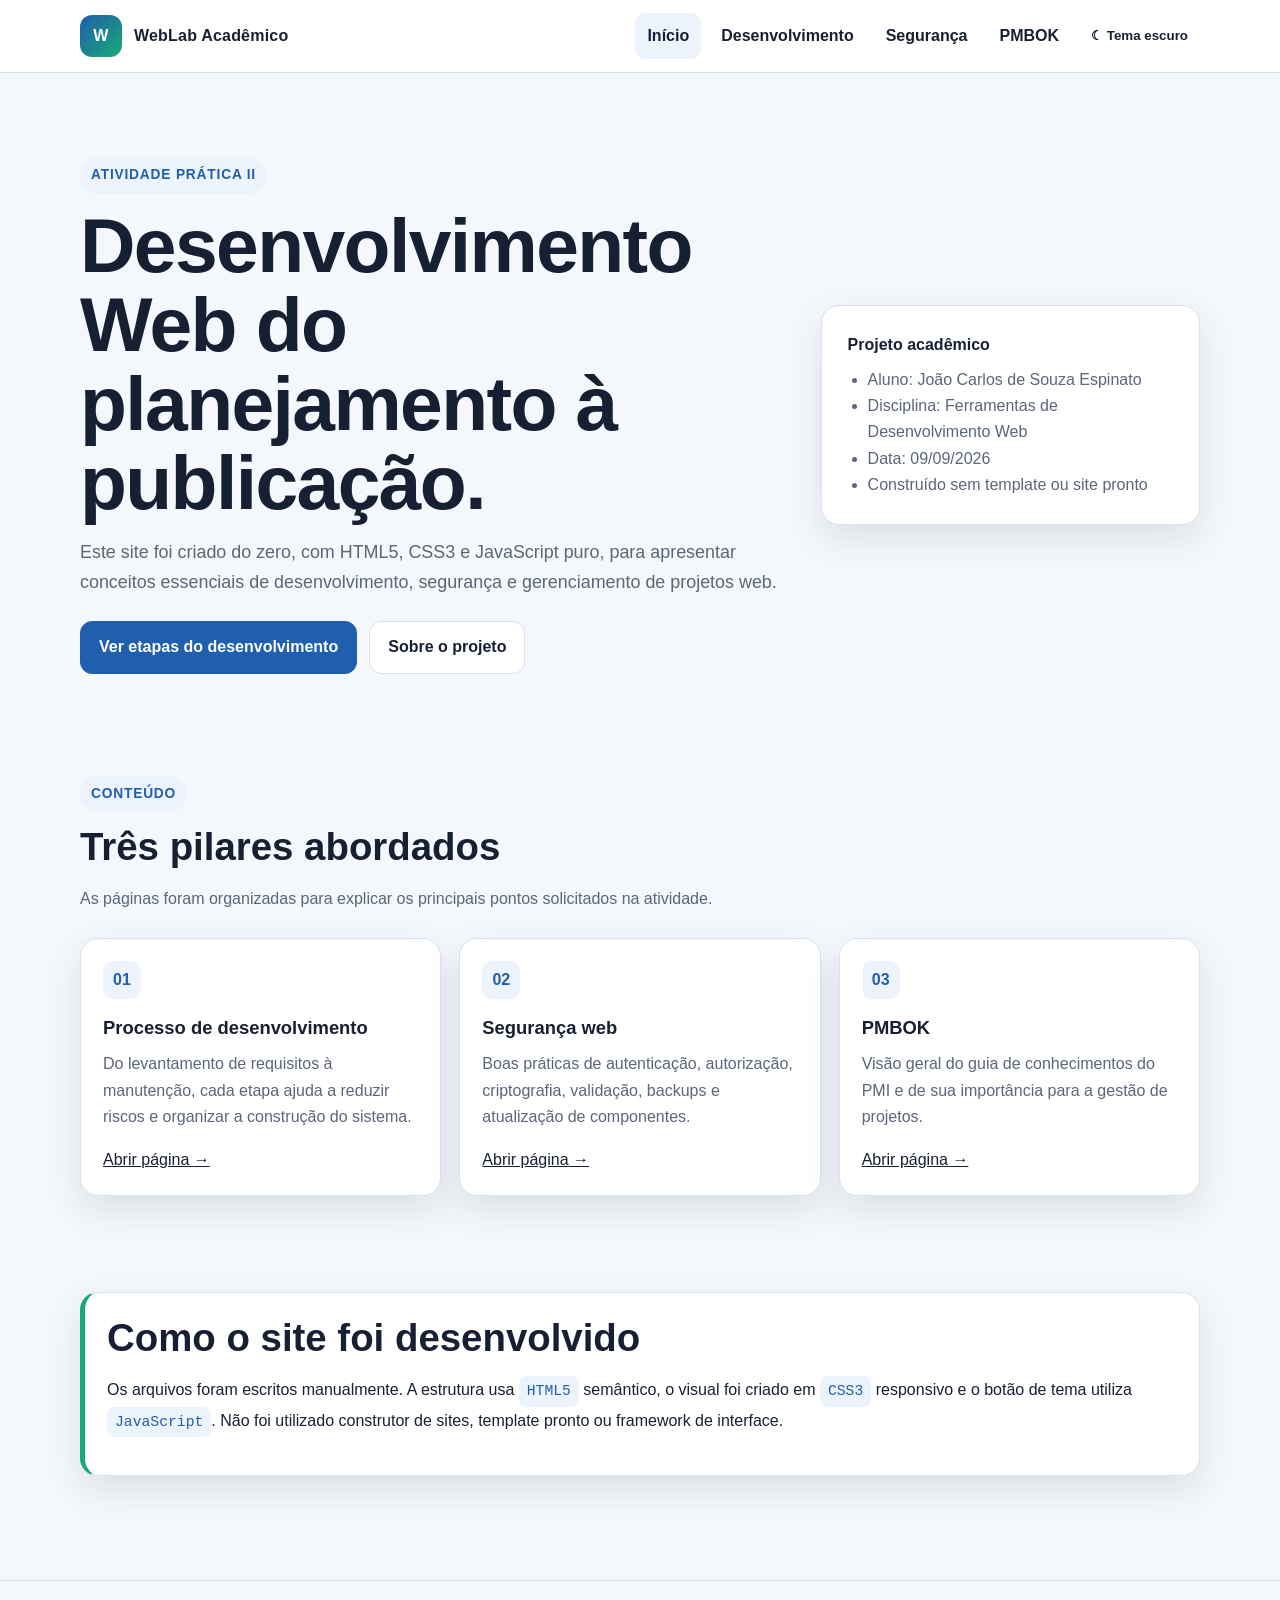
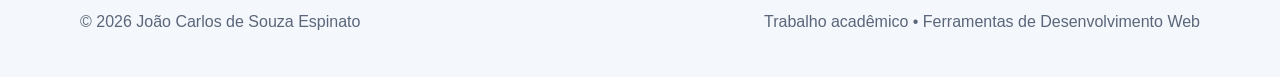
<file: index.html>
<!DOCTYPE html>
<html lang="pt-BR">
<head>
  <meta charset="UTF-8">
  <meta name="viewport" content="width=device-width, initial-scale=1.0">
  <meta name="description" content="Projeto acadêmico desenvolvido manualmente em HTML, CSS e JavaScript para a disciplina Ferramentas de Desenvolvimento Web.">
  <title>WebLab Acadêmico | Início</title>
  <link rel="stylesheet" href="styles.css">
</head>
<body>
<header class="site-header">
  <div class="container navbar">
    <a class="brand" href="index.html"><span class="brand-mark">W</span><span>WebLab Acadêmico</span></a>
    <nav class="nav-links" aria-label="Navegação principal">
      <a class="active" href="index.html">Início</a>
      <a href="desenvolvimento.html">Desenvolvimento</a>
      <a href="seguranca.html">Segurança</a>
      <a href="pmbok.html">PMBOK</a>
      <button class="theme-btn" type="button" data-theme-toggle aria-pressed="false">☾ Tema escuro</button>
    </nav>
  </div>
</header>

<main>
  <section class="hero">
    <div class="container hero-grid">
      <div>
        <span class="eyebrow">Atividade Prática II</span>
        <h1>Desenvolvimento Web do planejamento à publicação.</h1>
        <p class="lead">Este site foi criado do zero, com HTML5, CSS3 e JavaScript puro, para apresentar conceitos essenciais de desenvolvimento, segurança e gerenciamento de projetos web.</p>
        <div class="actions">
          <a class="btn primary" href="desenvolvimento.html">Ver etapas do desenvolvimento</a>
          <a class="btn secondary" href="#projeto">Sobre o projeto</a>
        </div>
      </div>
      <aside class="hero-card" aria-label="Informações do projeto">
        <strong>Projeto acadêmico</strong>
        <ul>
          <li>Aluno: João Carlos de Souza Espinato</li>
          <li>Disciplina: Ferramentas de Desenvolvimento Web</li>
          <li>Data: 09/09/2026</li>
          <li>Construído sem template ou site pronto</li>
        </ul>
      </aside>
    </div>
  </section>

  <section class="section" id="projeto">
    <div class="container">
      <div class="section-head">
        <span class="eyebrow">Conteúdo</span>
        <h2>Três pilares abordados</h2>
        <p>As páginas foram organizadas para explicar os principais pontos solicitados na atividade.</p>
      </div>
      <div class="grid-3">
        <article class="card"><div class="number">01</div><h3>Processo de desenvolvimento</h3><p>Do levantamento de requisitos à manutenção, cada etapa ajuda a reduzir riscos e organizar a construção do sistema.</p><a href="desenvolvimento.html">Abrir página →</a></article>
        <article class="card"><div class="number">02</div><h3>Segurança web</h3><p>Boas práticas de autenticação, autorização, criptografia, validação, backups e atualização de componentes.</p><a href="seguranca.html">Abrir página →</a></article>
        <article class="card"><div class="number">03</div><h3>PMBOK</h3><p>Visão geral do guia de conhecimentos do PMI e de sua importância para a gestão de projetos.</p><a href="pmbok.html">Abrir página →</a></article>
      </div>
    </div>
  </section>

  <section class="section">
    <div class="container info-box">
      <h2>Como o site foi desenvolvido</h2>
      <p>Os arquivos foram escritos manualmente. A estrutura usa <span class="code-tag">HTML5</span> semântico, o visual foi criado em <span class="code-tag">CSS3</span> responsivo e o botão de tema utiliza <span class="code-tag">JavaScript</span>. Não foi utilizado construtor de sites, template pronto ou framework de interface.</p>
    </div>
  </section>
</main>

<footer class="site-footer"><div class="container footer-row"><span>© 2026 João Carlos de Souza Espinato</span><span>Trabalho acadêmico • Ferramentas de Desenvolvimento Web</span></div></footer>
<script src="script.js"></script>
</body>
</html>
</file>
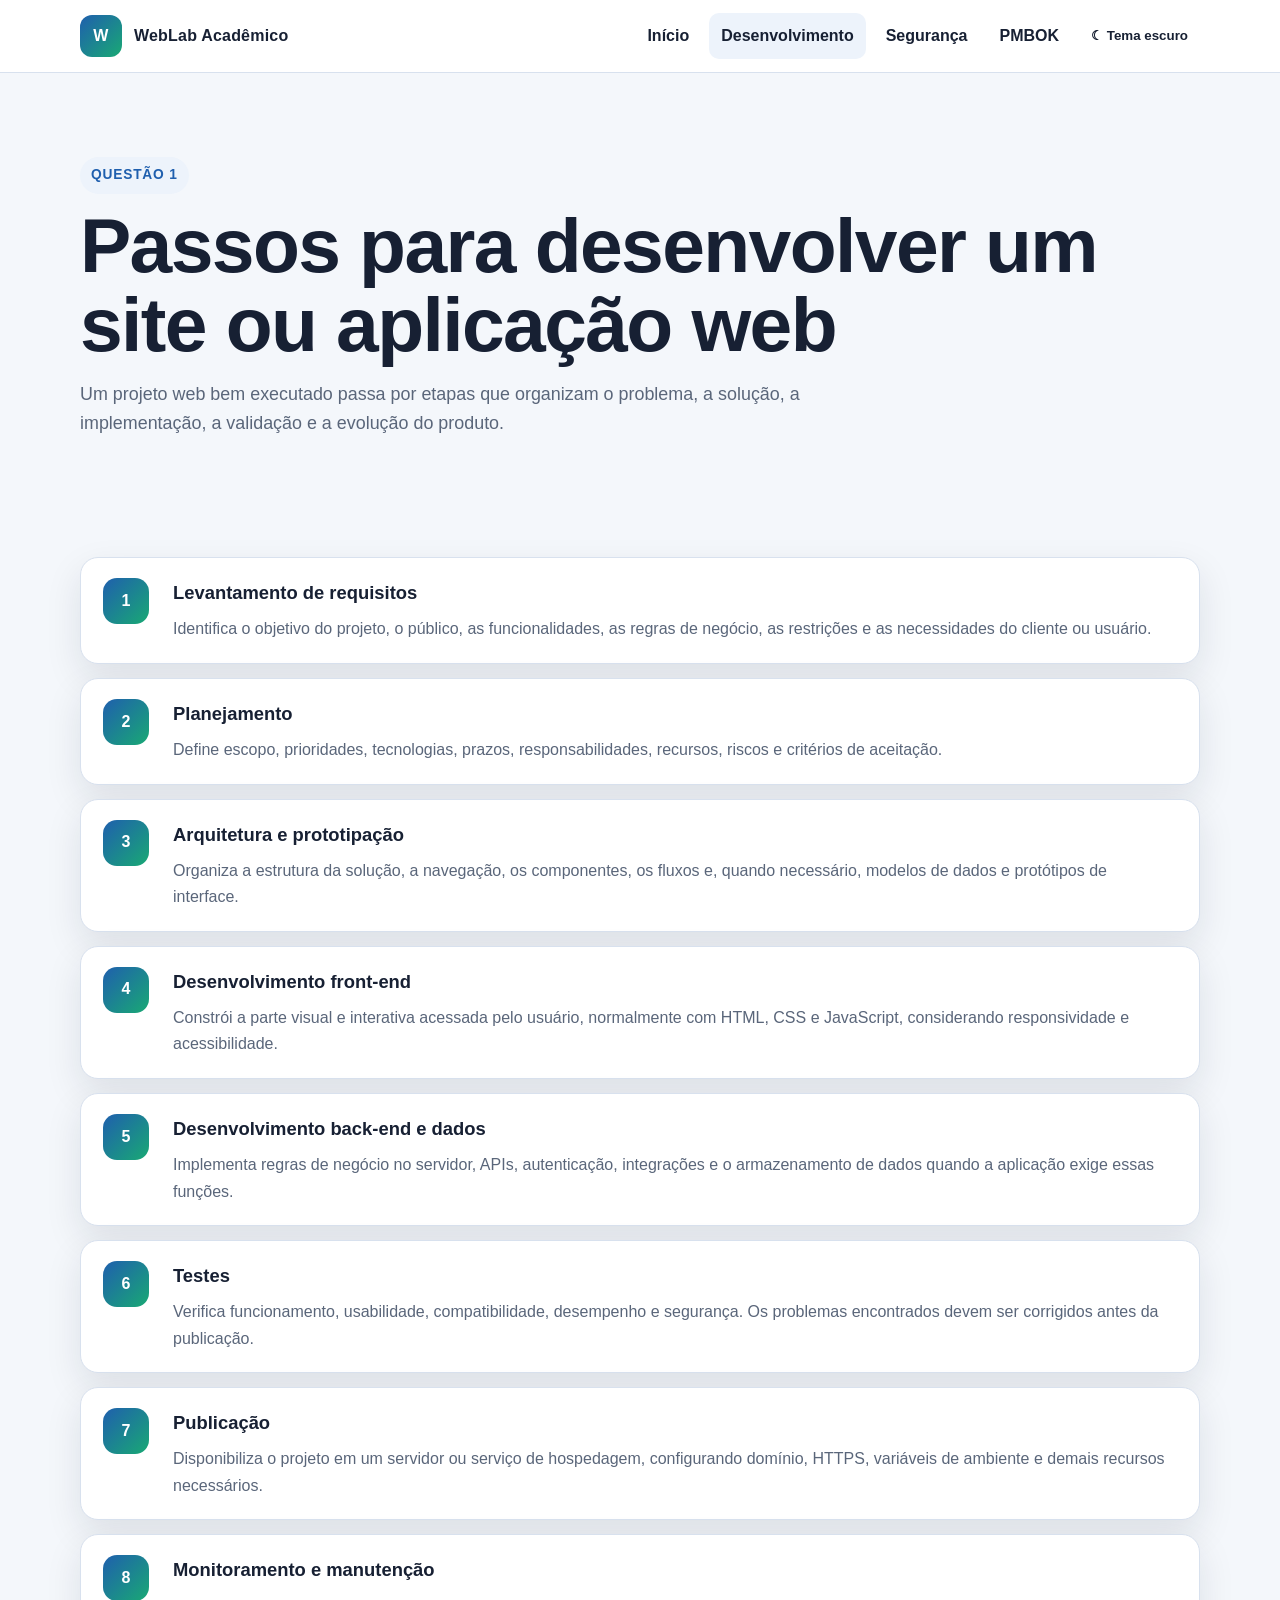
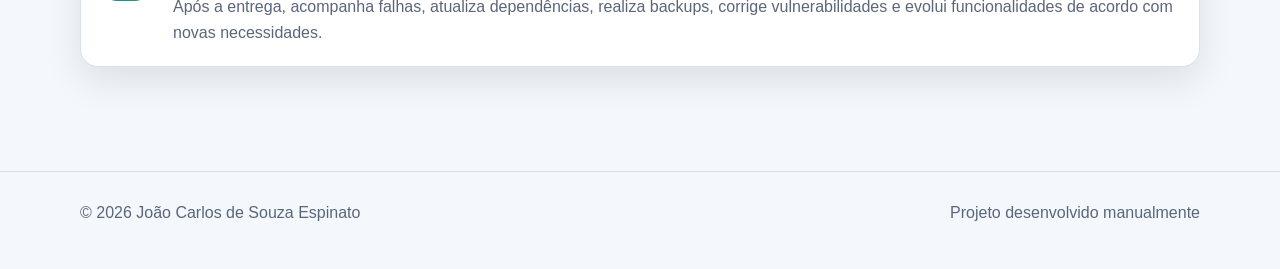
<file: desenvolvimento.html>
<!DOCTYPE html>
<html lang="pt-BR">
<head>
  <meta charset="UTF-8">
  <meta name="viewport" content="width=device-width, initial-scale=1.0">
  <meta name="description" content="Etapas para o desenvolvimento de um site ou aplicação web.">
  <title>WebLab Acadêmico | Desenvolvimento</title>
  <link rel="stylesheet" href="styles.css">
</head>
<body>
<header class="site-header"><div class="container navbar"><a class="brand" href="index.html"><span class="brand-mark">W</span><span>WebLab Acadêmico</span></a><nav class="nav-links" aria-label="Navegação principal"><a href="index.html">Início</a><a class="active" href="desenvolvimento.html">Desenvolvimento</a><a href="seguranca.html">Segurança</a><a href="pmbok.html">PMBOK</a><button class="theme-btn" type="button" data-theme-toggle aria-pressed="false">☾ Tema escuro</button></nav></div></header>
<main>
  <section class="hero"><div class="container"><span class="eyebrow">Questão 1</span><h1>Passos para desenvolver um site ou aplicação web</h1><p class="lead">Um projeto web bem executado passa por etapas que organizam o problema, a solução, a implementação, a validação e a evolução do produto.</p></div></section>
  <section class="section"><div class="container steps">
    <article class="step"><div class="step-badge">1</div><div><h3>Levantamento de requisitos</h3><p>Identifica o objetivo do projeto, o público, as funcionalidades, as regras de negócio, as restrições e as necessidades do cliente ou usuário.</p></div></article>
    <article class="step"><div class="step-badge">2</div><div><h3>Planejamento</h3><p>Define escopo, prioridades, tecnologias, prazos, responsabilidades, recursos, riscos e critérios de aceitação.</p></div></article>
    <article class="step"><div class="step-badge">3</div><div><h3>Arquitetura e prototipação</h3><p>Organiza a estrutura da solução, a navegação, os componentes, os fluxos e, quando necessário, modelos de dados e protótipos de interface.</p></div></article>
    <article class="step"><div class="step-badge">4</div><div><h3>Desenvolvimento front-end</h3><p>Constrói a parte visual e interativa acessada pelo usuário, normalmente com HTML, CSS e JavaScript, considerando responsividade e acessibilidade.</p></div></article>
    <article class="step"><div class="step-badge">5</div><div><h3>Desenvolvimento back-end e dados</h3><p>Implementa regras de negócio no servidor, APIs, autenticação, integrações e o armazenamento de dados quando a aplicação exige essas funções.</p></div></article>
    <article class="step"><div class="step-badge">6</div><div><h3>Testes</h3><p>Verifica funcionamento, usabilidade, compatibilidade, desempenho e segurança. Os problemas encontrados devem ser corrigidos antes da publicação.</p></div></article>
    <article class="step"><div class="step-badge">7</div><div><h3>Publicação</h3><p>Disponibiliza o projeto em um servidor ou serviço de hospedagem, configurando domínio, HTTPS, variáveis de ambiente e demais recursos necessários.</p></div></article>
    <article class="step"><div class="step-badge">8</div><div><h3>Monitoramento e manutenção</h3><p>Após a entrega, acompanha falhas, atualiza dependências, realiza backups, corrige vulnerabilidades e evolui funcionalidades de acordo com novas necessidades.</p></div></article>
  </div></section>
</main>
<footer class="site-footer"><div class="container footer-row"><span>© 2026 João Carlos de Souza Espinato</span><span>Projeto desenvolvido manualmente</span></div></footer>
<script src="script.js"></script>
</body>
</html>
</file>
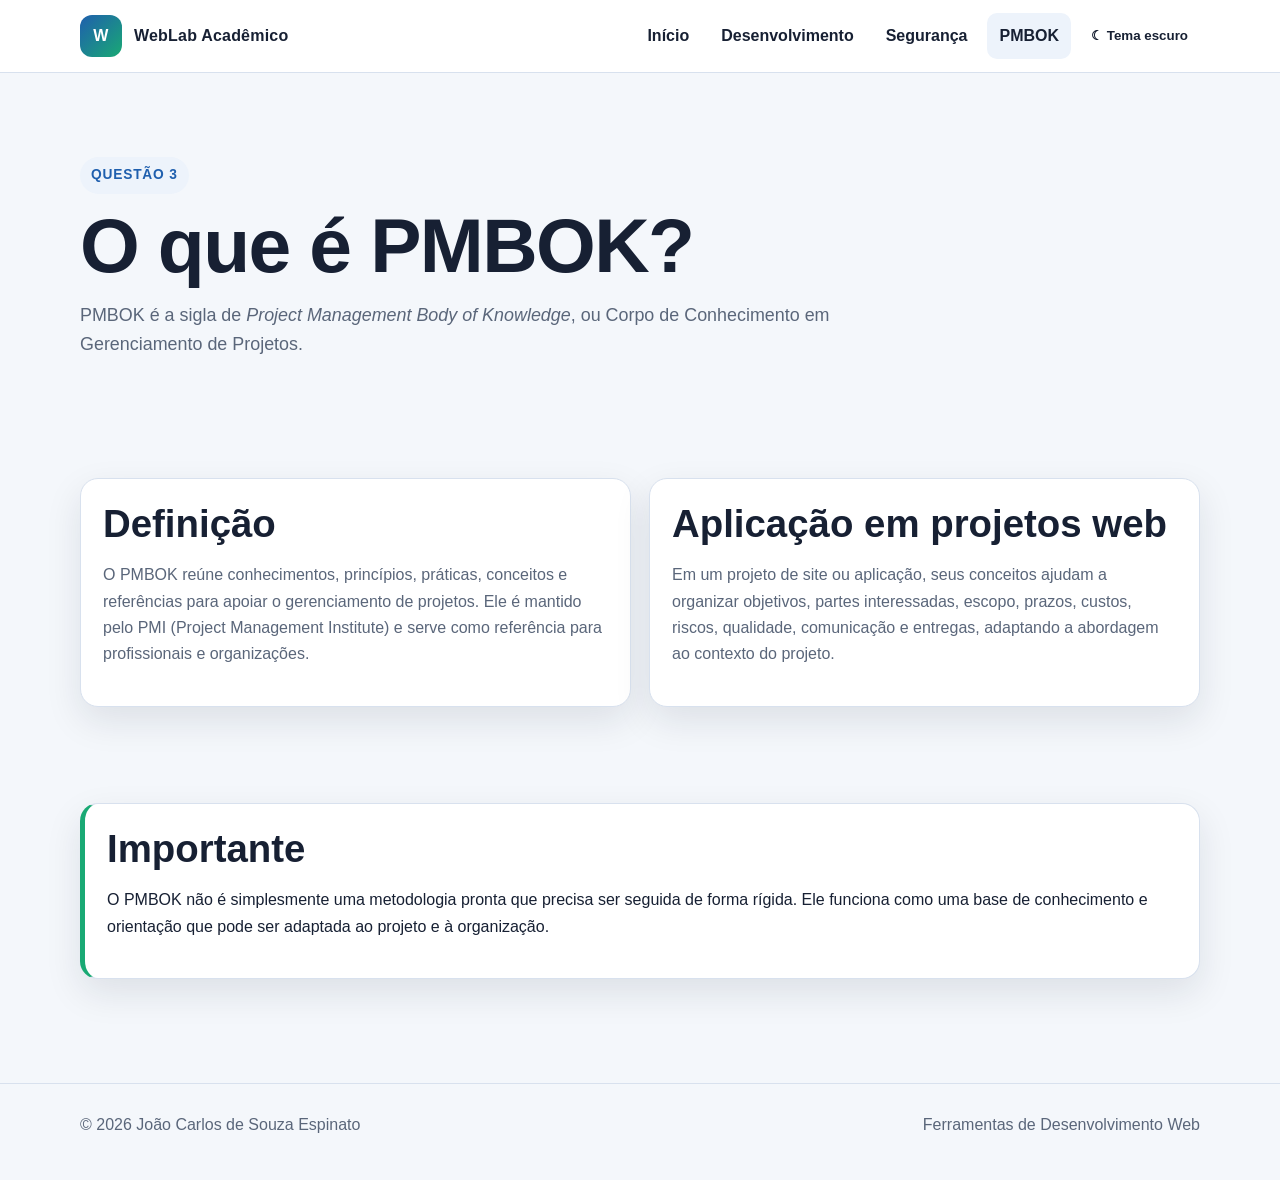
<file: pmbok.html>
<!DOCTYPE html>
<html lang="pt-BR">
<head>
  <meta charset="UTF-8">
  <meta name="viewport" content="width=device-width, initial-scale=1.0">
  <meta name="description" content="Conceito de PMBOK e sua aplicação no gerenciamento de projetos.">
  <title>WebLab Acadêmico | PMBOK</title>
  <link rel="stylesheet" href="styles.css">
</head>
<body>
<header class="site-header"><div class="container navbar"><a class="brand" href="index.html"><span class="brand-mark">W</span><span>WebLab Acadêmico</span></a><nav class="nav-links" aria-label="Navegação principal"><a href="index.html">Início</a><a href="desenvolvimento.html">Desenvolvimento</a><a href="seguranca.html">Segurança</a><a class="active" href="pmbok.html">PMBOK</a><button class="theme-btn" type="button" data-theme-toggle aria-pressed="false">☾ Tema escuro</button></nav></div></header>
<main>
  <section class="hero"><div class="container"><span class="eyebrow">Questão 3</span><h1>O que é PMBOK?</h1><p class="lead">PMBOK é a sigla de <em>Project Management Body of Knowledge</em>, ou Corpo de Conhecimento em Gerenciamento de Projetos.</p></div></section>
  <section class="section"><div class="container grid-2">
    <article class="card"><h2>Definição</h2><p>O PMBOK reúne conhecimentos, princípios, práticas, conceitos e referências para apoiar o gerenciamento de projetos. Ele é mantido pelo PMI (Project Management Institute) e serve como referência para profissionais e organizações.</p></article>
    <article class="card"><h2>Aplicação em projetos web</h2><p>Em um projeto de site ou aplicação, seus conceitos ajudam a organizar objetivos, partes interessadas, escopo, prazos, custos, riscos, qualidade, comunicação e entregas, adaptando a abordagem ao contexto do projeto.</p></article>
  </div></section>
  <section class="section"><div class="container info-box"><h2>Importante</h2><p>O PMBOK não é simplesmente uma metodologia pronta que precisa ser seguida de forma rígida. Ele funciona como uma base de conhecimento e orientação que pode ser adaptada ao projeto e à organização.</p></div></section>
</main>
<footer class="site-footer"><div class="container footer-row"><span>© 2026 João Carlos de Souza Espinato</span><span>Ferramentas de Desenvolvimento Web</span></div></footer>
<script src="script.js"></script>
</body>
</html>
</file>
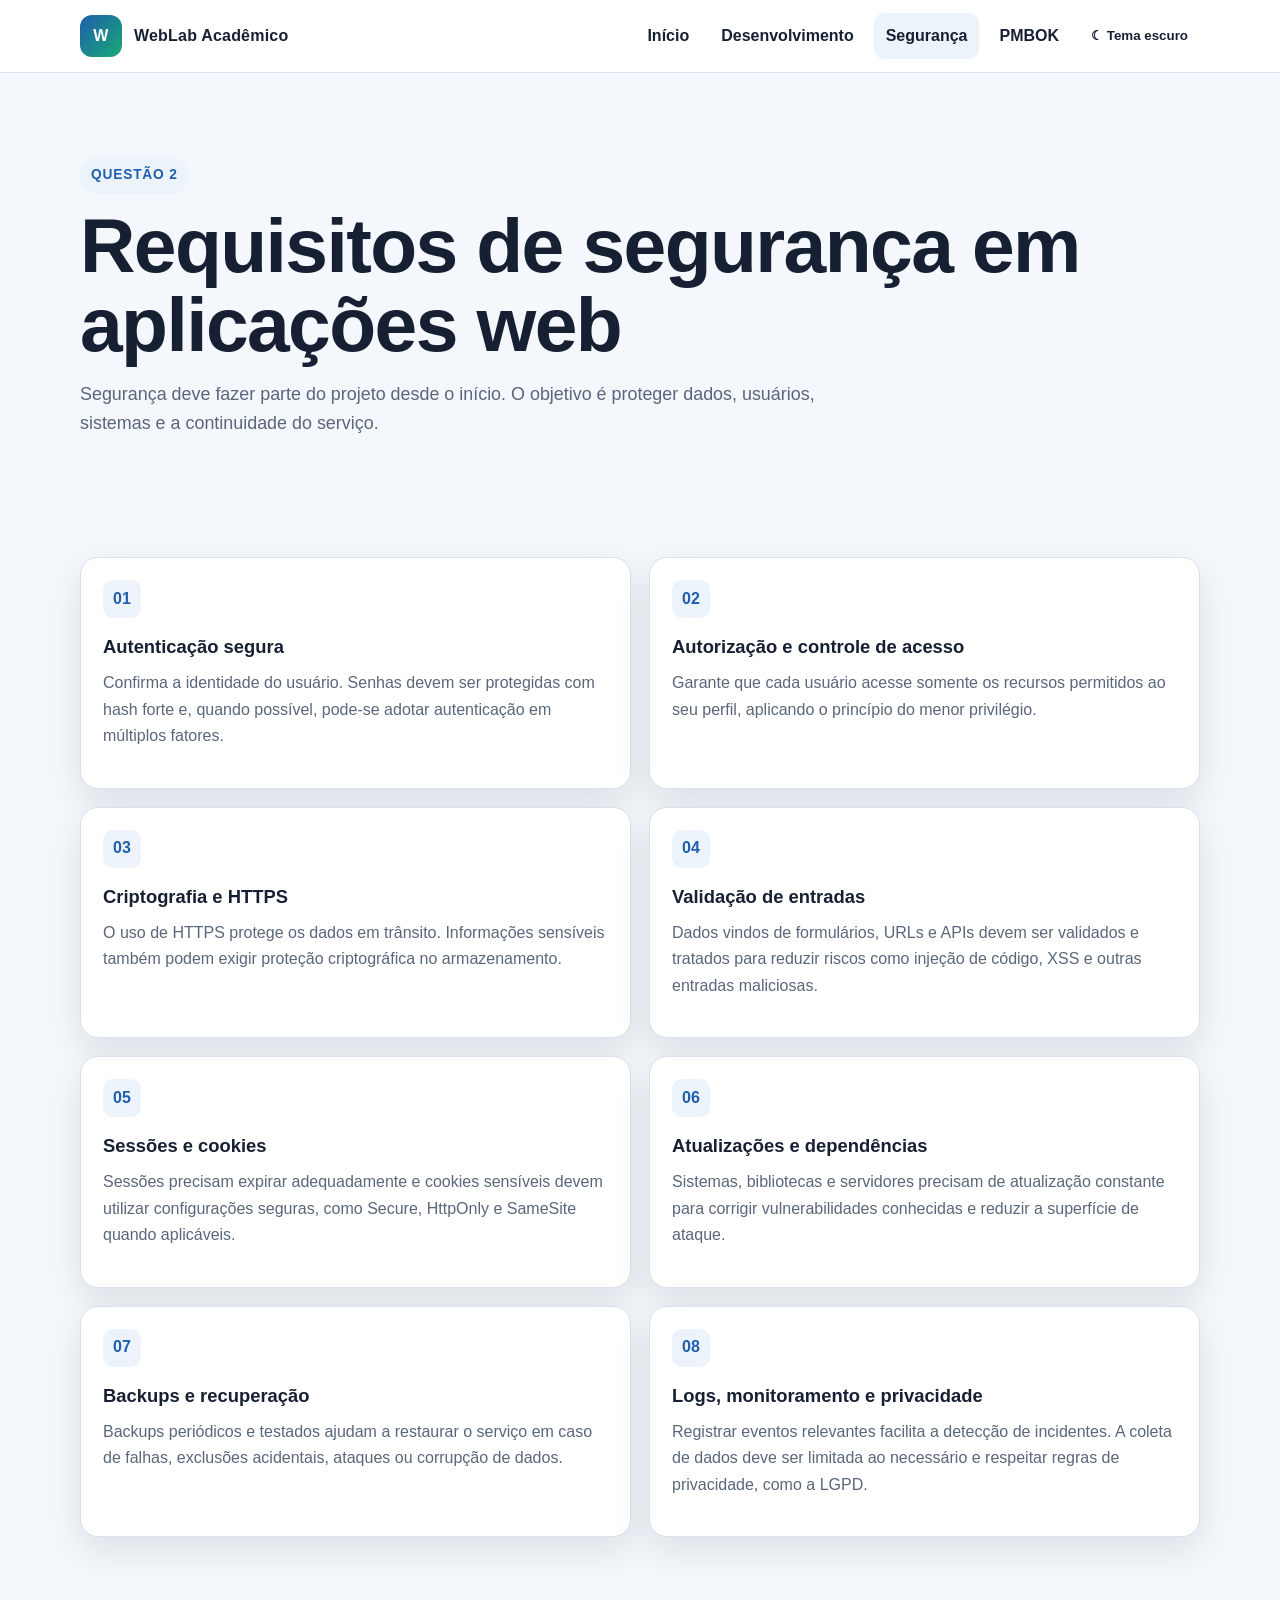
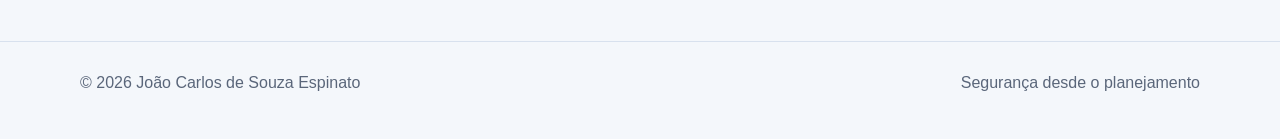
<file: seguranca.html>
<!DOCTYPE html>
<html lang="pt-BR">
<head>
  <meta charset="UTF-8">
  <meta name="viewport" content="width=device-width, initial-scale=1.0">
  <meta name="description" content="Requisitos de segurança em projetos de sites e aplicações web.">
  <title>WebLab Acadêmico | Segurança</title>
  <link rel="stylesheet" href="styles.css">
</head>
<body>
<header class="site-header"><div class="container navbar"><a class="brand" href="index.html"><span class="brand-mark">W</span><span>WebLab Acadêmico</span></a><nav class="nav-links" aria-label="Navegação principal"><a href="index.html">Início</a><a href="desenvolvimento.html">Desenvolvimento</a><a class="active" href="seguranca.html">Segurança</a><a href="pmbok.html">PMBOK</a><button class="theme-btn" type="button" data-theme-toggle aria-pressed="false">☾ Tema escuro</button></nav></div></header>
<main>
  <section class="hero"><div class="container"><span class="eyebrow">Questão 2</span><h1>Requisitos de segurança em aplicações web</h1><p class="lead">Segurança deve fazer parte do projeto desde o início. O objetivo é proteger dados, usuários, sistemas e a continuidade do serviço.</p></div></section>
  <section class="section"><div class="container grid-2">
    <article class="card"><div class="number">01</div><h3>Autenticação segura</h3><p>Confirma a identidade do usuário. Senhas devem ser protegidas com hash forte e, quando possível, pode-se adotar autenticação em múltiplos fatores.</p></article>
    <article class="card"><div class="number">02</div><h3>Autorização e controle de acesso</h3><p>Garante que cada usuário acesse somente os recursos permitidos ao seu perfil, aplicando o princípio do menor privilégio.</p></article>
    <article class="card"><div class="number">03</div><h3>Criptografia e HTTPS</h3><p>O uso de HTTPS protege os dados em trânsito. Informações sensíveis também podem exigir proteção criptográfica no armazenamento.</p></article>
    <article class="card"><div class="number">04</div><h3>Validação de entradas</h3><p>Dados vindos de formulários, URLs e APIs devem ser validados e tratados para reduzir riscos como injeção de código, XSS e outras entradas maliciosas.</p></article>
    <article class="card"><div class="number">05</div><h3>Sessões e cookies</h3><p>Sessões precisam expirar adequadamente e cookies sensíveis devem utilizar configurações seguras, como Secure, HttpOnly e SameSite quando aplicáveis.</p></article>
    <article class="card"><div class="number">06</div><h3>Atualizações e dependências</h3><p>Sistemas, bibliotecas e servidores precisam de atualização constante para corrigir vulnerabilidades conhecidas e reduzir a superfície de ataque.</p></article>
    <article class="card"><div class="number">07</div><h3>Backups e recuperação</h3><p>Backups periódicos e testados ajudam a restaurar o serviço em caso de falhas, exclusões acidentais, ataques ou corrupção de dados.</p></article>
    <article class="card"><div class="number">08</div><h3>Logs, monitoramento e privacidade</h3><p>Registrar eventos relevantes facilita a detecção de incidentes. A coleta de dados deve ser limitada ao necessário e respeitar regras de privacidade, como a LGPD.</p></article>
  </div></section>
</main>
<footer class="site-footer"><div class="container footer-row"><span>© 2026 João Carlos de Souza Espinato</span><span>Segurança desde o planejamento</span></div></footer>
<script src="script.js"></script>
</body>
</html>
</file>
<file: styles.css>
:root {
  --bg: #f4f7fb;
  --surface: #ffffff;
  --surface-soft: #edf3fb;
  --text: #172033;
  --muted: #5a667a;
  --primary: #1f5fae;
  --primary-dark: #16497f;
  --accent: #19a974;
  --border: #d8e1ee;
  --shadow: 0 14px 36px rgba(23, 32, 51, 0.10);
  --radius: 18px;
}

body.dark {
  --bg: #0f1724;
  --surface: #182233;
  --surface-soft: #202d42;
  --text: #edf4ff;
  --muted: #b7c4d8;
  --primary: #69a7ef;
  --primary-dark: #97c4f7;
  --accent: #43d3a1;
  --border: #324159;
  --shadow: 0 14px 36px rgba(0, 0, 0, 0.26);
}

* { box-sizing: border-box; }
html { scroll-behavior: smooth; }
body {
  margin: 0;
  font-family: Arial, Helvetica, sans-serif;
  background: var(--bg);
  color: var(--text);
  line-height: 1.65;
}
a { color: inherit; }
.container { width: min(1120px, calc(100% - 36px)); margin: 0 auto; }

.site-header {
  position: sticky;
  top: 0;
  z-index: 10;
  background: color-mix(in srgb, var(--surface) 94%, transparent);
  border-bottom: 1px solid var(--border);
  backdrop-filter: blur(12px);
}
.navbar {
  min-height: 72px;
  display: flex;
  align-items: center;
  justify-content: space-between;
  gap: 24px;
}
.brand {
  display: flex;
  align-items: center;
  gap: 12px;
  text-decoration: none;
  font-weight: 800;
  letter-spacing: .2px;
}
.brand-mark {
  width: 42px;
  height: 42px;
  border-radius: 12px;
  display: grid;
  place-items: center;
  background: linear-gradient(135deg, var(--primary), var(--accent));
  color: white;
  font-weight: 900;
}
.nav-links { display: flex; align-items: center; gap: 8px; flex-wrap: wrap; }
.nav-links a, .theme-btn {
  border: 0;
  background: transparent;
  color: var(--text);
  text-decoration: none;
  padding: 10px 12px;
  border-radius: 10px;
  font-weight: 700;
  cursor: pointer;
}
.nav-links a:hover, .nav-links a.active, .theme-btn:hover { background: var(--surface-soft); }

.hero { padding: 84px 0 54px; }
.hero-grid {
  display: grid;
  grid-template-columns: 1.3fr .7fr;
  gap: 36px;
  align-items: center;
}
.eyebrow {
  display: inline-block;
  margin-bottom: 12px;
  padding: 7px 11px;
  border-radius: 999px;
  background: var(--surface-soft);
  color: var(--primary);
  font-size: .86rem;
  font-weight: 800;
  text-transform: uppercase;
  letter-spacing: .8px;
}
h1 { margin: 0 0 16px; font-size: clamp(2.2rem, 6vw, 4.8rem); line-height: 1.03; letter-spacing: -1.6px; }
h2 { margin: 0 0 16px; font-size: clamp(1.65rem, 3vw, 2.4rem); line-height: 1.18; }
h3 { margin: 0 0 8px; font-size: 1.15rem; }
p { margin: 0 0 16px; }
.lead { max-width: 760px; color: var(--muted); font-size: 1.12rem; }
.actions { display: flex; gap: 12px; flex-wrap: wrap; margin-top: 24px; }
.btn {
  display: inline-block;
  text-decoration: none;
  padding: 12px 18px;
  border-radius: 12px;
  border: 1px solid var(--border);
  font-weight: 800;
}
.btn.primary { background: var(--primary); color: #fff; border-color: var(--primary); }
.btn.secondary { background: var(--surface); }

.hero-card, .card, .step, .info-box {
  background: var(--surface);
  border: 1px solid var(--border);
  border-radius: var(--radius);
  box-shadow: var(--shadow);
}
.hero-card { padding: 26px; }
.hero-card strong { display: block; margin-bottom: 8px; }
.hero-card ul { margin: 0; padding-left: 20px; color: var(--muted); }

.section { padding: 48px 0; }
.section-head { max-width: 760px; margin-bottom: 26px; }
.section-head p, .muted { color: var(--muted); }
.grid-3 { display: grid; grid-template-columns: repeat(3, 1fr); gap: 18px; }
.grid-2 { display: grid; grid-template-columns: repeat(2, 1fr); gap: 18px; }
.card { padding: 22px; }
.card .number {
  width: 38px;
  height: 38px;
  border-radius: 10px;
  display: grid;
  place-items: center;
  margin-bottom: 14px;
  background: var(--surface-soft);
  color: var(--primary);
  font-weight: 900;
}
.card p { color: var(--muted); }

.steps { display: grid; gap: 14px; }
.step { padding: 20px 22px; display: grid; grid-template-columns: 54px 1fr; gap: 16px; align-items: start; }
.step-badge {
  width: 46px;
  height: 46px;
  border-radius: 14px;
  display: grid;
  place-items: center;
  background: linear-gradient(135deg, var(--primary), var(--accent));
  color: #fff;
  font-weight: 900;
}
.step p { color: var(--muted); margin-bottom: 0; }

.info-box { padding: 22px; border-left: 5px solid var(--accent); }
.checklist { padding-left: 20px; }
.checklist li { margin-bottom: 8px; }
.code-tag {
  display: inline-block;
  padding: 3px 8px;
  border-radius: 8px;
  background: var(--surface-soft);
  color: var(--primary);
  font-family: Consolas, monospace;
  font-size: .92rem;
}

.site-footer { margin-top: 56px; border-top: 1px solid var(--border); padding: 28px 0 42px; color: var(--muted); }
.footer-row { display: flex; justify-content: space-between; gap: 20px; flex-wrap: wrap; }

@media (max-width: 820px) {
  .navbar { align-items: flex-start; padding: 14px 0; }
  .nav-links { justify-content: flex-end; }
  .hero { padding-top: 54px; }
  .hero-grid, .grid-3, .grid-2 { grid-template-columns: 1fr; }
}

@media (max-width: 560px) {
  .navbar { flex-direction: column; }
  .nav-links { justify-content: flex-start; }
  .step { grid-template-columns: 1fr; }
  h1 { font-size: 2.45rem; }
}
</file>
